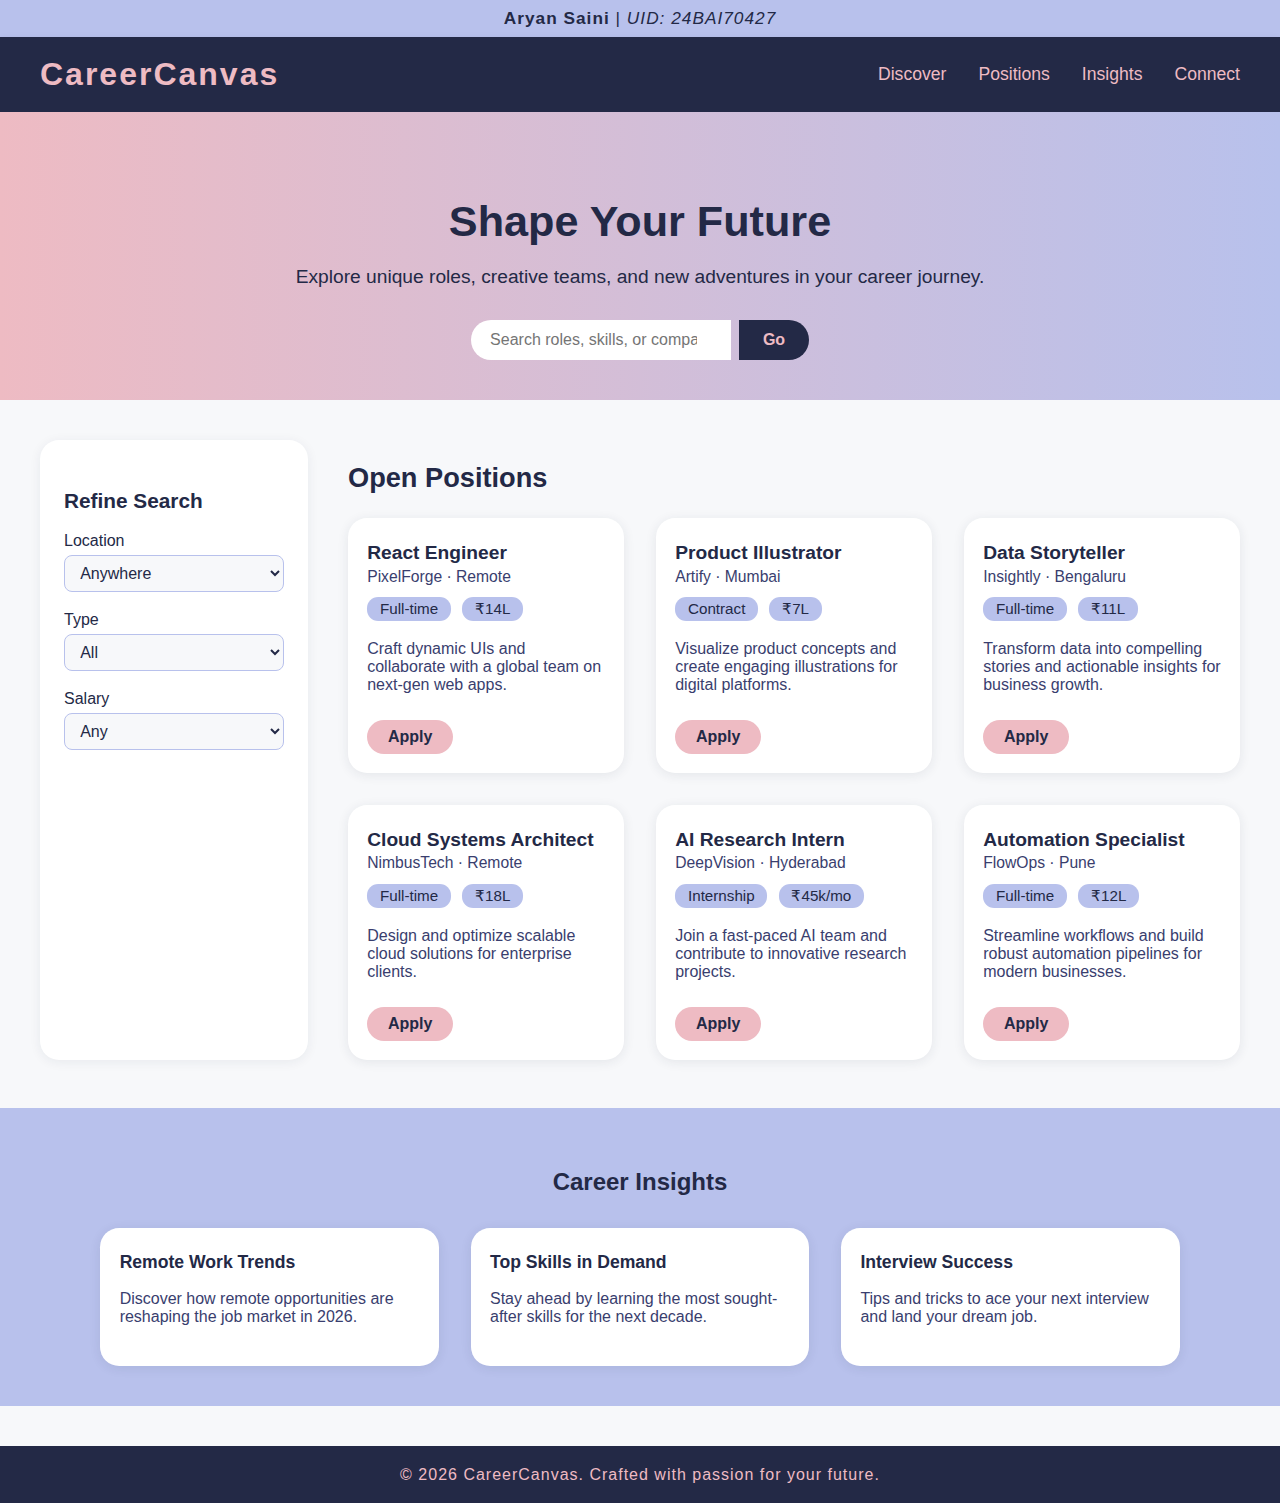
<file: Experiment - 1/index.html>
<!DOCTYPE html>
<html lang="en">
<head>
    <meta charset="UTF-8">
    <meta name="viewport" content="width=device-width, initial-scale=1.0">
    <title>CareerCanvas - Opportunities Await</title>
    <link rel="stylesheet" href="styles.css">
</head>
<body>
    <div class="user-info-bar">
        <span class="user-name">Aryan Saini</span> | <span class="user-uid">UID: 24BAI70427</span>
    </div>
    <header class="main-header">
        <div class="brand-logo">CareerCanvas</div>
        <nav class="main-nav">
            <ul>
                <li><a href="#discover">Discover</a></li>
                <li><a href="#positions">Positions</a></li>
                <li><a href="#insights">Insights</a></li>
                <li><a href="#connect">Connect</a></li>
            </ul>
        </nav>
    </header>

    <section class="intro-banner" id="discover">
        <div class="banner-content">
            <h1>Shape Your Future</h1>
            <p>Explore unique roles, creative teams, and new adventures in your career journey.</p>
            <form class="quick-search">
                <input type="search" placeholder="Search roles, skills, or companies...">
                <button type="submit">Go</button>
            </form>
        </div>
    </section>

    <main class="content-area">
        <aside class="filters-panel">
            <h2>Refine Search</h2>
            <div class="filter-group">
                <label for="location">Location</label>
                <select id="location">
                    <option>Anywhere</option>
                    <option>Remote</option>
                    <option>India</option>
                    <option>USA</option>
                    <option>Europe</option>
                </select>
            </div>
            <div class="filter-group">
                <label for="type">Type</label>
                <select id="type">
                    <option>All</option>
                    <option>Full-time</option>
                    <option>Part-time</option>
                    <option>Internship</option>
                    <option>Contract</option>
                </select>
            </div>
            <div class="filter-group">
                <label for="salary">Salary</label>
                <select id="salary">
                    <option>Any</option>
                    <option>₹0-5L</option>
                    <option>₹5-10L</option>
                    <option>₹10-20L</option>
                    <option>₹20L+</option>
                </select>
            </div>
        </aside>

        <section class="jobs-board" id="positions">
            <h2>Open Positions</h2>
            <div class="jobs-grid">
                <article class="job-tile">
                    <header>
                        <h3>React Engineer</h3>
                        <span class="company">PixelForge · Remote</span>
                    </header>
                    <div class="meta">
                        <span class="badge">Full-time</span>
                        <span class="badge">₹14L</span>
                    </div>
                    <p>Craft dynamic UIs and collaborate with a global team on next-gen web apps.</p>
                    <a class="cta" href="#">Apply</a>
                </article>
                <article class="job-tile">
                    <header>
                        <h3>Product Illustrator</h3>
                        <span class="company">Artify · Mumbai</span>
                    </header>
                    <div class="meta">
                        <span class="badge">Contract</span>
                        <span class="badge">₹7L</span>
                    </div>
                    <p>Visualize product concepts and create engaging illustrations for digital platforms.</p>
                    <a class="cta" href="#">Apply</a>
                </article>
                <article class="job-tile">
                    <header>
                        <h3>Data Storyteller</h3>
                        <span class="company">Insightly · Bengaluru</span>
                    </header>
                    <div class="meta">
                        <span class="badge">Full-time</span>
                        <span class="badge">₹11L</span>
                    </div>
                    <p>Transform data into compelling stories and actionable insights for business growth.</p>
                    <a class="cta" href="#">Apply</a>
                </article>
                <article class="job-tile">
                    <header>
                        <h3>Cloud Systems Architect</h3>
                        <span class="company">NimbusTech · Remote</span>
                    </header>
                    <div class="meta">
                        <span class="badge">Full-time</span>
                        <span class="badge">₹18L</span>
                    </div>
                    <p>Design and optimize scalable cloud solutions for enterprise clients.</p>
                    <a class="cta" href="#">Apply</a>
                </article>
                <article class="job-tile">
                    <header>
                        <h3>AI Research Intern</h3>
                        <span class="company">DeepVision · Hyderabad</span>
                    </header>
                    <div class="meta">
                        <span class="badge">Internship</span>
                        <span class="badge">₹45k/mo</span>
                    </div>
                    <p>Join a fast-paced AI team and contribute to innovative research projects.</p>
                    <a class="cta" href="#">Apply</a>
                </article>
                <article class="job-tile">
                    <header>
                        <h3>Automation Specialist</h3>
                        <span class="company">FlowOps · Pune</span>
                    </header>
                    <div class="meta">
                        <span class="badge">Full-time</span>
                        <span class="badge">₹12L</span>
                    </div>
                    <p>Streamline workflows and build robust automation pipelines for modern businesses.</p>
                    <a class="cta" href="#">Apply</a>
                </article>
            </div>
        </section>
    </main>

    <section class="insights-section" id="insights">
        <h2>Career Insights</h2>
        <div class="insights-cards">
            <div class="insight-card">
                <h3>Remote Work Trends</h3>
                <p>Discover how remote opportunities are reshaping the job market in 2026.</p>
            </div>
            <div class="insight-card">
                <h3>Top Skills in Demand</h3>
                <p>Stay ahead by learning the most sought-after skills for the next decade.</p>
            </div>
            <div class="insight-card">
                <h3>Interview Success</h3>
                <p>Tips and tricks to ace your next interview and land your dream job.</p>
            </div>
        </div>
    </section>

    <footer class="site-footer" id="connect">
        <div class="footer-content">
            <span>&copy; 2026 CareerCanvas. Crafted with passion for your future.</span>
        </div>
    </footer>

</body>
</html>
</file>
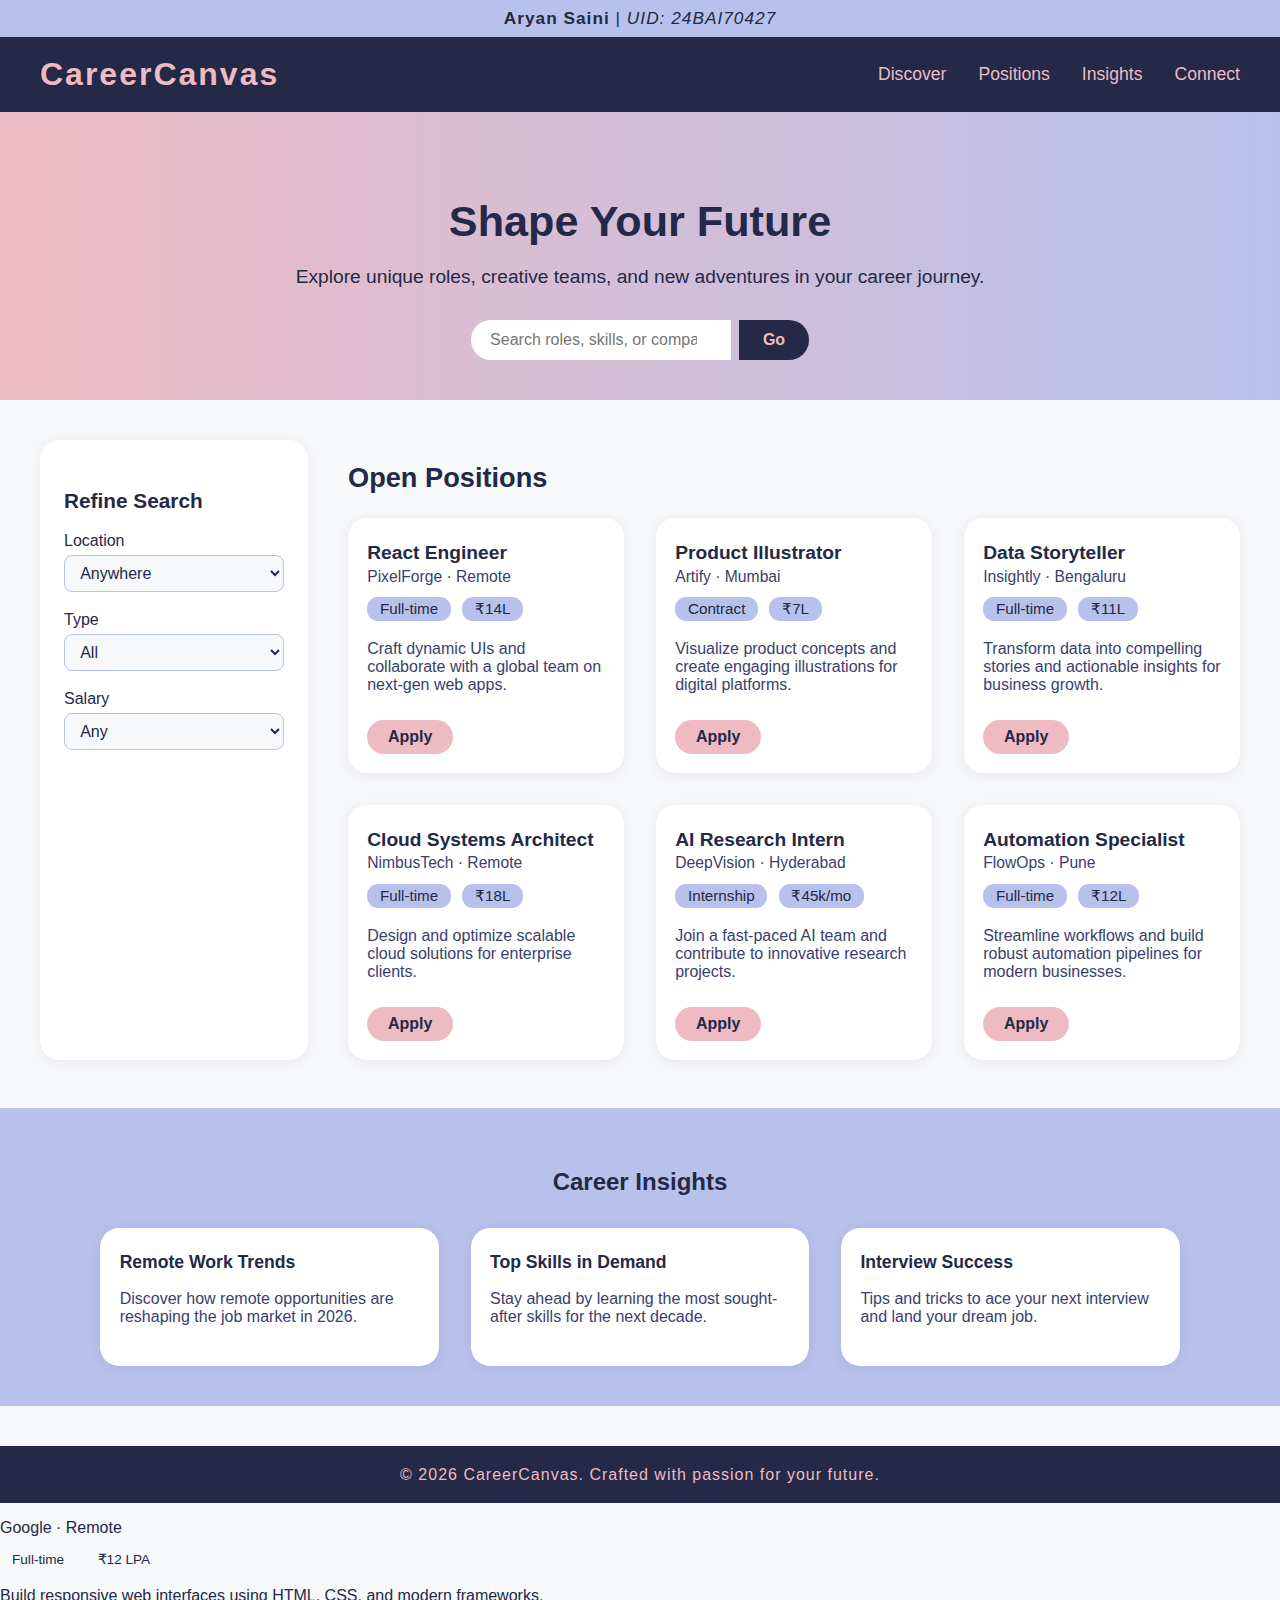
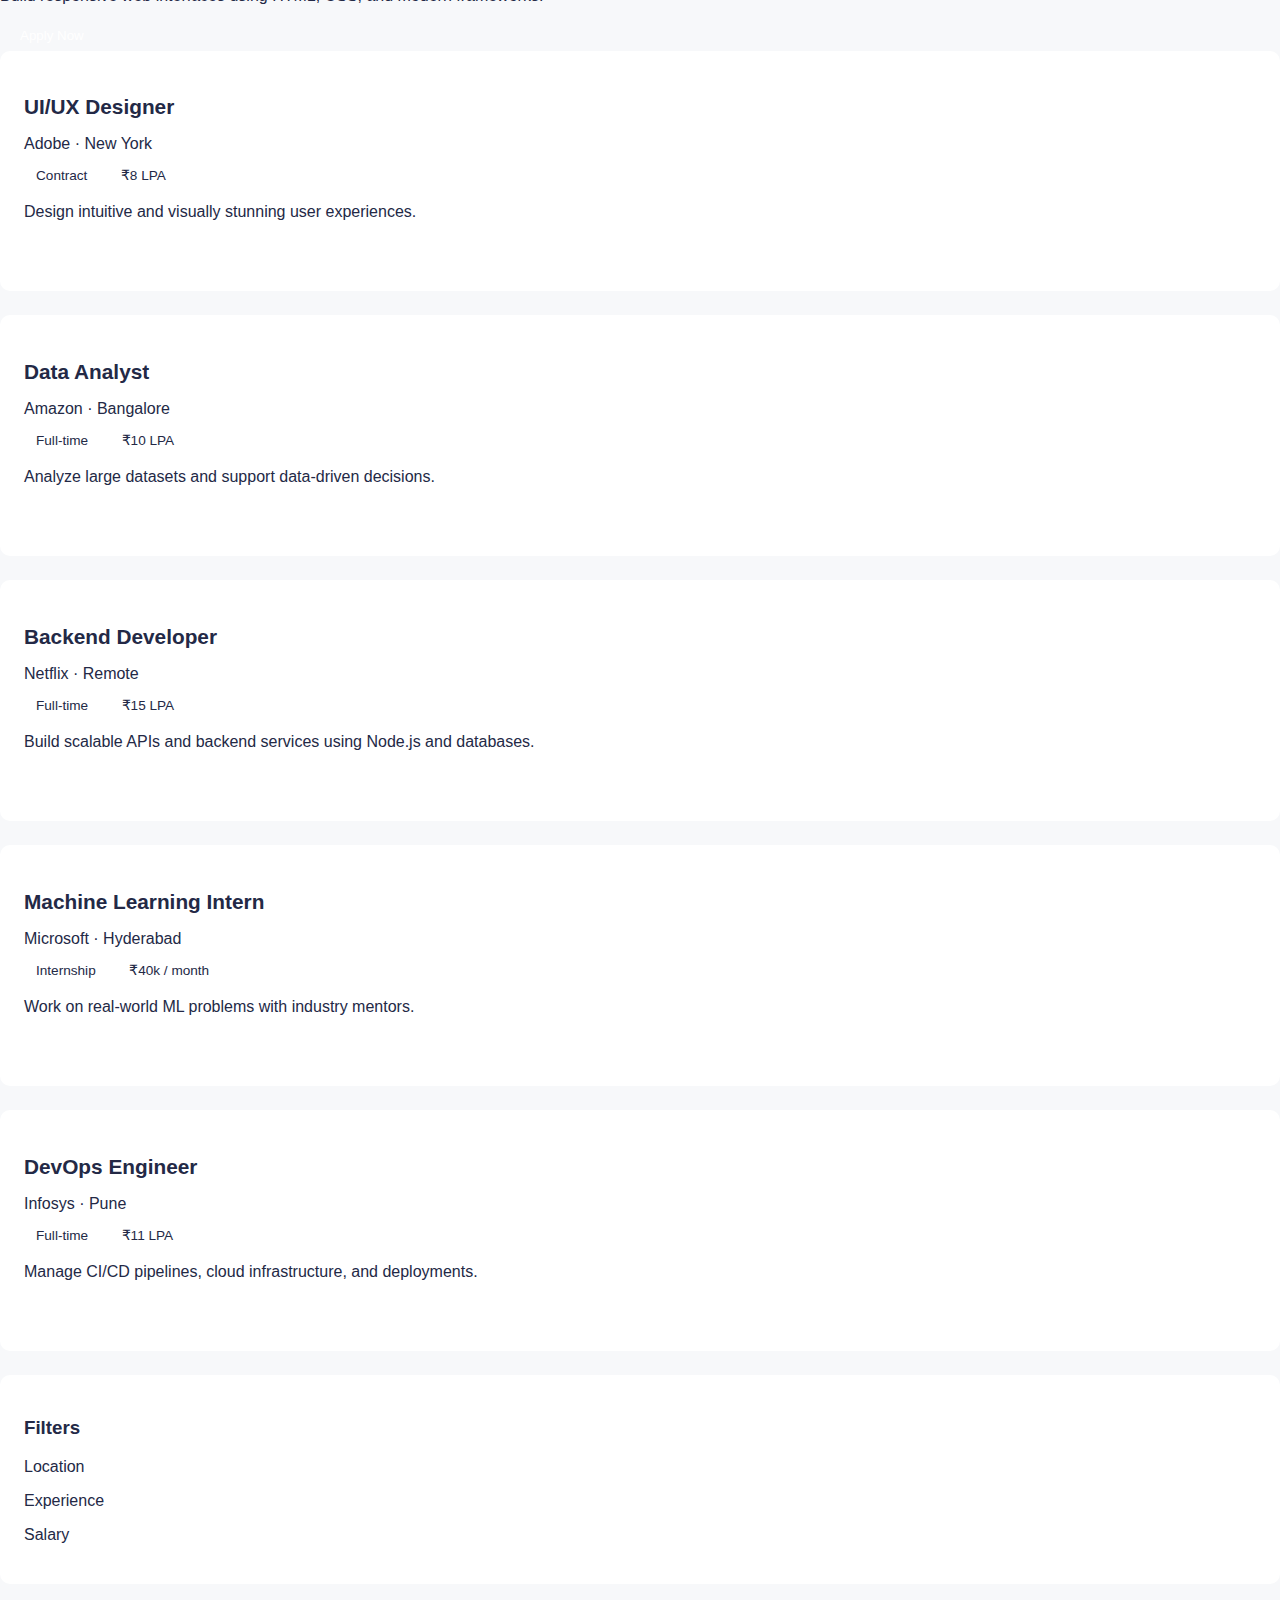
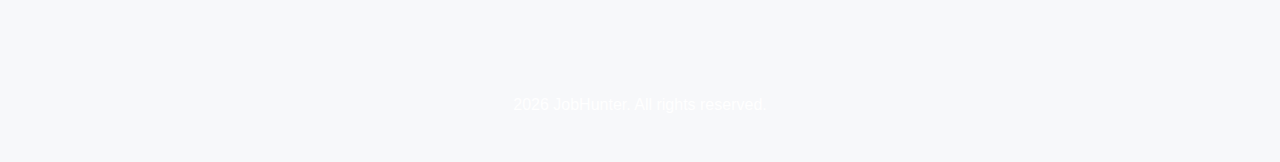
<file: Experiment - 2/index.html>
<!DOCTYPE html>
<html lang="en">
<head>
    <meta charset="UTF-8">
    <meta name="viewport" content="width=device-width, initial-scale=1.0">
    <title>CareerCanvas - Opportunities Await</title>
    <link rel="stylesheet" href="styles.css">
</head>
<body>
    <div class="user-info-bar">
        <span class="user-name">Aryan Saini</span> | <span class="user-uid">UID: 24BAI70427</span>
    </div>
    <header class="main-header">
        <div class="brand-logo">CareerCanvas</div>
        <nav class="main-nav">
            <ul>
                <li><a href="#discover">Discover</a></li>
                <li><a href="#positions">Positions</a></li>
                <li><a href="#insights">Insights</a></li>
                <li><a href="#connect">Connect</a></li>
            </ul>
        </nav>
    </header>

    <section class="intro-banner" id="discover">
        <div class="banner-content">
            <h1>Shape Your Future</h1>
            <p>Explore unique roles, creative teams, and new adventures in your career journey.</p>
            <form class="quick-search">
                <input type="search" placeholder="Search roles, skills, or companies...">
                <button type="submit">Go</button>
            </form>
        </div>
    </section>

    <main class="content-area">
        <aside class="filters-panel">
            <h2>Refine Search</h2>
            <div class="filter-group">
                <label for="location">Location</label>
                <select id="location">
                    <option>Anywhere</option>
                    <option>Remote</option>
                    <option>India</option>
                    <option>USA</option>
                    <option>Europe</option>
                </select>
            </div>
            <div class="filter-group">
                <label for="type">Type</label>
                <select id="type">
                    <option>All</option>
                    <option>Full-time</option>
                    <option>Part-time</option>
                    <option>Internship</option>
                    <option>Contract</option>
                </select>
            </div>
            <div class="filter-group">
                <label for="salary">Salary</label>
                <select id="salary">
                    <option>Any</option>
                    <option>₹0-5L</option>
                    <option>₹5-10L</option>
                    <option>₹10-20L</option>
                    <option>₹20L+</option>
                </select>
            </div>
        </aside>

        <section class="jobs-board" id="positions">
            <h2>Open Positions</h2>
            <div class="jobs-grid">
                <article class="job-tile">
                    <header>
                        <h3>React Engineer</h3>
                        <span class="company">PixelForge · Remote</span>
                    </header>
                    <div class="meta">
                        <span class="badge">Full-time</span>
                        <span class="badge">₹14L</span>
                    </div>
                    <p>Craft dynamic UIs and collaborate with a global team on next-gen web apps.</p>
                    <a class="cta" href="#">Apply</a>
                </article>
                <article class="job-tile">
                    <header>
                        <h3>Product Illustrator</h3>
                        <span class="company">Artify · Mumbai</span>
                    </header>
                    <div class="meta">
                        <span class="badge">Contract</span>
                        <span class="badge">₹7L</span>
                    </div>
                    <p>Visualize product concepts and create engaging illustrations for digital platforms.</p>
                    <a class="cta" href="#">Apply</a>
                </article>
                <article class="job-tile">
                    <header>
                        <h3>Data Storyteller</h3>
                        <span class="company">Insightly · Bengaluru</span>
                    </header>
                    <div class="meta">
                        <span class="badge">Full-time</span>
                        <span class="badge">₹11L</span>
                    </div>
                    <p>Transform data into compelling stories and actionable insights for business growth.</p>
                    <a class="cta" href="#">Apply</a>
                </article>
                <article class="job-tile">
                    <header>
                        <h3>Cloud Systems Architect</h3>
                        <span class="company">NimbusTech · Remote</span>
                    </header>
                    <div class="meta">
                        <span class="badge">Full-time</span>
                        <span class="badge">₹18L</span>
                    </div>
                    <p>Design and optimize scalable cloud solutions for enterprise clients.</p>
                    <a class="cta" href="#">Apply</a>
                </article>
                <article class="job-tile">
                    <header>
                        <h3>AI Research Intern</h3>
                        <span class="company">DeepVision · Hyderabad</span>
                    </header>
                    <div class="meta">
                        <span class="badge">Internship</span>
                        <span class="badge">₹45k/mo</span>
                    </div>
                    <p>Join a fast-paced AI team and contribute to innovative research projects.</p>
                    <a class="cta" href="#">Apply</a>
                </article>
                <article class="job-tile">
                    <header>
                        <h3>Automation Specialist</h3>
                        <span class="company">FlowOps · Pune</span>
                    </header>
                    <div class="meta">
                        <span class="badge">Full-time</span>
                        <span class="badge">₹12L</span>
                    </div>
                    <p>Streamline workflows and build robust automation pipelines for modern businesses.</p>
                    <a class="cta" href="#">Apply</a>
                </article>
            </div>
        </section>
    </main>

    <section class="insights-section" id="insights">
        <h2>Career Insights</h2>
        <div class="insights-cards">
            <div class="insight-card">
                <h3>Remote Work Trends</h3>
                <p>Discover how remote opportunities are reshaping the job market in 2026.</p>
            </div>
            <div class="insight-card">
                <h3>Top Skills in Demand</h3>
                <p>Stay ahead by learning the most sought-after skills for the next decade.</p>
            </div>
            <div class="insight-card">
                <h3>Interview Success</h3>
                <p>Tips and tricks to ace your next interview and land your dream job.</p>
            </div>
        </div>
    </section>

    <footer class="site-footer" id="connect">
        <div class="footer-content">
            <span>&copy; 2026 CareerCanvas. Crafted with passion for your future.</span>
        </div>
    </footer>

</body>
</html>
                <p class="job-company">Google · Remote</p>
                <div class="job-tags">
                    <span class="tag">Full-time</span>
                    <span class="tag">₹12 LPA</span>
                </div>
                <p class="job-desc">
                    Build responsive web interfaces using HTML, CSS, and modern frameworks.
                </p>
                <button class="apply-btn">Apply Now</button>
            </div>

            <div class="job-card">
                <h3 class="job-title">UI/UX Designer</h3>
                <p class="job-company">Adobe · New York</p>
                <div class="job-tags">
                    <span class="tag">Contract</span>
                    <span class="tag">₹8 LPA</span>
                </div>
                <p class="job-desc">
                    Design intuitive and visually stunning user experiences.
                </p>
                <button class="apply-btn">Apply Now</button>
            </div>

            <div class="job-card">
                <h3 class="job-title">Data Analyst</h3>
                <p class="job-company">Amazon · Bangalore</p>
                <div class="job-tags">
                    <span class="tag">Full-time</span>
                    <span class="tag">₹10 LPA</span>
                </div>
                <p class="job-desc">
                    Analyze large datasets and support data-driven decisions.
                </p>
                <button class="apply-btn">Apply Now</button>
            </div>

            <div class="job-card">
                <h3 class="job-title">Backend Developer</h3>
                <p class="job-company">Netflix · Remote</p>
                <div class="job-tags">
                    <span class="tag">Full-time</span>
                    <span class="tag">₹15 LPA</span>
                </div>
                <p class="job-desc">
                    Build scalable APIs and backend services using Node.js and databases.
                </p>
                <button class="apply-btn">Apply Now</button>
            </div>

            <div class="job-card">
                <h3 class="job-title">Machine Learning Intern</h3>
                <p class="job-company">Microsoft · Hyderabad</p>
                <div class="job-tags">
                    <span class="tag">Internship</span>
                    <span class="tag">₹40k / month</span>
                </div>
                <p class="job-desc">
                    Work on real-world ML problems with industry mentors.
                </p>
                <button class="apply-btn">Apply Now</button>
            </div>

            <div class="job-card">
                <h3 class="job-title">DevOps Engineer</h3>
                <p class="job-company">Infosys · Pune</p>
                <div class="job-tags">
                    <span class="tag">Full-time</span>
                    <span class="tag">₹11 LPA</span>
                </div>
                <p class="job-desc">
                    Manage CI/CD pipelines, cloud infrastructure, and deployments.
                </p>
                <button class="apply-btn">Apply Now</button>
            </div>

        </div>

        <!-- SIDEBAR -->
        <aside class="sidebar">
            <h3>Filters</h3>
            <p>Location</p>
            <p>Experience</p>
            <p>Salary</p>
        </aside>

    </div>
</section>

<!-- ==================== FOOTER ==================== -->
<footer class="footer">
    <div class="container">
        <p>2026 JobHunter. All rights reserved.</p>
    </div>
</footer>

</body>
</html>
</file>
<file: Experiment - 1/styles.css>
/* ====== User Info Bar ====== */
.user-info-bar {
	background: #b8c1ec;
	color: #232946;
	text-align: center;
	padding: 0.5rem 0;
	font-size: 1.08rem;
	letter-spacing: 1px;
	font-weight: 500;
}
.user-info-bar .user-name {
	font-weight: 700;
}
.user-info-bar .user-uid {
	font-style: italic;
}

/* ====== CareerCanvas Custom Styles ====== */
html, body {
	margin: 0;
	padding: 0;
	font-family: 'Segoe UI', 'Roboto', Arial, sans-serif;
	background: #f7f8fa;
	color: #232946;
}

.main-header {
	display: flex;
	align-items: center;
	justify-content: space-between;
	background: #232946;
	color: #fff;
	padding: 1.2rem 2.5rem;
	box-shadow: 0 2px 8px rgba(35,41,70,0.07);
}
.brand-logo {
	font-size: 2rem;
	font-weight: 700;
	letter-spacing: 2px;
	color: #eebbc3;
}
.main-nav ul {
	list-style: none;
	display: flex;
	gap: 2rem;
	margin: 0;
	padding: 0;
}
.main-nav a {
	color: #eebbc3;
	text-decoration: none;
	font-weight: 500;
	font-size: 1.1rem;
	transition: color 0.2s;
}
.main-nav a:hover {
	color: #fffffe;
}

.intro-banner {
	background: linear-gradient(90deg, #eebbc3 0%, #b8c1ec 100%);
	padding: 3.5rem 0 2.5rem 0;
	text-align: center;
}
.banner-content h1 {
	font-size: 2.7rem;
	margin-bottom: 0.5rem;
	color: #232946;
}
.banner-content p {
	font-size: 1.2rem;
	color: #232946;
	margin-bottom: 2rem;
}
.quick-search {
	display: flex;
	justify-content: center;
	gap: 0.5rem;
}
.quick-search input[type="search"] {
	padding: 0.7rem 1.2rem;
	border: none;
	border-radius: 2rem 0 0 2rem;
	font-size: 1rem;
	background: #fff;
	color: #232946;
	outline: none;
	width: 260px;
}
.quick-search button {
	padding: 0.7rem 1.5rem;
	border: none;
	border-radius: 0 2rem 2rem 0;
	background: #232946;
	color: #eebbc3;
	font-size: 1rem;
	font-weight: 600;
	cursor: pointer;
	transition: background 0.2s;
}
.quick-search button:hover {
	background: #393e6e;
}

.content-area {
	display: flex;
	max-width: 1200px;
	margin: 2.5rem auto 0 auto;
	gap: 2.5rem;
	padding: 0 1.5rem;
}
.filters-panel {
	background: #fff;
	border-radius: 1.2rem;
	box-shadow: 0 2px 12px rgba(35,41,70,0.07);
	padding: 2rem 1.5rem;
	min-width: 220px;
	max-width: 260px;
	flex-shrink: 0;
}
.filters-panel h2 {
	font-size: 1.3rem;
	margin-bottom: 1.2rem;
	color: #232946;
}
.filter-group {
	margin-bottom: 1.2rem;
}
.filter-group label {
	display: block;
	margin-bottom: 0.3rem;
	font-weight: 500;
}
.filter-group select {
	width: 100%;
	padding: 0.5rem 0.7rem;
	border-radius: 0.5rem;
	border: 1px solid #b8c1ec;
	background: #f7f8fa;
	color: #232946;
	font-size: 1rem;
}

.jobs-board {
	flex: 1;
}
.jobs-board h2 {
	font-size: 1.7rem;
	margin-bottom: 1.5rem;
	color: #232946;
}
.jobs-grid {
	display: grid;
	grid-template-columns: repeat(auto-fit, minmax(270px, 1fr));
	gap: 2rem;
}
.job-tile {
	background: #fff;
	border-radius: 1.2rem;
	box-shadow: 0 2px 12px rgba(35,41,70,0.09);
	padding: 1.5rem 1.2rem 1.2rem 1.2rem;
	display: flex;
	flex-direction: column;
	gap: 0.7rem;
	transition: transform 0.15s, box-shadow 0.15s;
}
.job-tile:hover {
	transform: translateY(-6px) scale(1.03);
	box-shadow: 0 6px 24px rgba(35,41,70,0.13);
}
.job-tile header {
	display: flex;
	flex-direction: column;
	gap: 0.2rem;
}
.job-tile h3 {
	margin: 0;
	font-size: 1.2rem;
	color: #232946;
}
.company {
	font-size: 0.98rem;
	color: #393e6e;
}
.meta {
	display: flex;
	gap: 0.7rem;
	margin-bottom: 0.5rem;
}
.badge {
	background: #b8c1ec;
	color: #232946;
	border-radius: 0.7rem;
	padding: 0.2rem 0.8rem;
	font-size: 0.95rem;
	font-weight: 500;
}
.job-tile p {
	margin: 0 0 0.7rem 0;
	color: #393e6e;
	font-size: 1rem;
}
.cta {
	align-self: flex-start;
	background: #eebbc3;
	color: #232946;
	border: none;
	border-radius: 2rem;
	padding: 0.5rem 1.3rem;
	font-weight: 600;
	text-decoration: none;
	font-size: 1rem;
	transition: background 0.2s;
	margin-top: 0.2rem;
}
.cta:hover {
	background: #f7f8fa;
	color: #393e6e;
	box-shadow: 0 2px 8px rgba(35,41,70,0.09);
}

.insights-section {
	background: #b8c1ec;
	padding: 2.5rem 0 2.5rem 0;
	margin-top: 3rem;
}
.insights-section h2 {
	text-align: center;
	color: #232946;
	font-size: 1.5rem;
	margin-bottom: 2rem;
}
.insights-cards {
	display: flex;
	justify-content: center;
	gap: 2rem;
	flex-wrap: wrap;
}
.insight-card {
	background: #fff;
	border-radius: 1.2rem;
	box-shadow: 0 2px 12px rgba(35,41,70,0.09);
	padding: 1.5rem 1.2rem;
	max-width: 300px;
	min-width: 220px;
	flex: 1;
}
.insight-card h3 {
	margin-top: 0;
	color: #232946;
	font-size: 1.1rem;
}
.insight-card p {
	color: #393e6e;
	font-size: 1rem;
}

.site-footer {
	background: #232946;
	color: #eebbc3;
	text-align: center;
	padding: 1.2rem 0;
	margin-top: 2.5rem;
}
.footer-content {
	font-size: 1rem;
	letter-spacing: 1px;
}

@media (max-width: 900px) {
	.content-area {
		flex-direction: column;
		gap: 1.5rem;
	}
	.filters-panel {
		max-width: 100%;
		min-width: unset;
		width: 100%;
		margin-bottom: 1.5rem;
	}
}

@media (max-width: 600px) {
	.main-header {
		flex-direction: column;
		gap: 1rem;
		padding: 1rem 1rem;
	}
	.main-nav ul {
		gap: 1rem;
	}
	.intro-banner {
		padding: 2rem 0 1.2rem 0;
	}
	.content-area {
		padding: 0 0.5rem;
	}
	.jobs-grid {
		grid-template-columns: 1fr;
		gap: 1.2rem;
	}
	.insights-cards {
		flex-direction: column;
		gap: 1.2rem;
		align-items: center;
	}
}
</file>
<file: Experiment - 2/styles.css>
/* ====== CareerCanvas Custom Styles ====== */
html, body {
    margin: 0;
    padding: 0;
    font-family: 'Segoe UI', 'Roboto', Arial, sans-serif;
    background: #f7f8fa;
    color: #232946;
}

/* ====== User Info Bar ====== */
.user-info-bar {
    background: #b8c1ec;
    color: #232946;
    text-align: center;
    padding: 0.5rem 0;
    font-size: 1.08rem;
    letter-spacing: 1px;
    font-weight: 500;
}
.user-info-bar .user-name {
    font-weight: 700;
}
.user-info-bar .user-uid {
    font-style: italic;
}

.main-header {
    display: flex;
    align-items: center;
    justify-content: space-between;
    background: #232946;
    color: #fff;
    padding: 1.2rem 2.5rem;
    box-shadow: 0 2px 8px rgba(35,41,70,0.07);
}
.brand-logo {
    font-size: 2rem;
    font-weight: 700;
    letter-spacing: 2px;
    color: #eebbc3;
}
.main-nav ul {
    list-style: none;
    display: flex;
    gap: 2rem;
    margin: 0;
    padding: 0;
}
.main-nav a {
    color: #eebbc3;
    text-decoration: none;
    font-weight: 500;
    font-size: 1.1rem;
    transition: color 0.2s;
}
.main-nav a:hover {
    color: #fffffe;
}

.intro-banner {
    background: linear-gradient(90deg, #eebbc3 0%, #b8c1ec 100%);
    padding: 3.5rem 0 2.5rem 0;
    text-align: center;
}
.banner-content h1 {
    font-size: 2.7rem;
    margin-bottom: 0.5rem;
    color: #232946;
}
.banner-content p {
    font-size: 1.2rem;
    color: #232946;
    margin-bottom: 2rem;
}
.quick-search {
    display: flex;
    justify-content: center;
    gap: 0.5rem;
}
.quick-search input[type="search"] {
    padding: 0.7rem 1.2rem;
    border: none;
    border-radius: 2rem 0 0 2rem;
    font-size: 1rem;
    background: #fff;
    color: #232946;
    outline: none;
    width: 260px;
}
.quick-search button {
    padding: 0.7rem 1.5rem;
    border: none;
    border-radius: 0 2rem 2rem 0;
    background: #232946;
    color: #eebbc3;
    font-size: 1rem;
    font-weight: 600;
    cursor: pointer;
    transition: background 0.2s;
}
.quick-search button:hover {
    background: #393e6e;
}

.content-area {
    display: flex;
    max-width: 1200px;
    margin: 2.5rem auto 0 auto;
    gap: 2.5rem;
    padding: 0 1.5rem;
}
.filters-panel {
    background: #fff;
    border-radius: 1.2rem;
    box-shadow: 0 2px 12px rgba(35,41,70,0.07);
    padding: 2rem 1.5rem;
    min-width: 220px;
    max-width: 260px;
    flex-shrink: 0;
}
.filters-panel h2 {
    font-size: 1.3rem;
    margin-bottom: 1.2rem;
    color: #232946;
}
.filter-group {
    margin-bottom: 1.2rem;
}
.filter-group label {
    display: block;
    margin-bottom: 0.3rem;
    font-weight: 500;
}
.filter-group select {
    width: 100%;
    padding: 0.5rem 0.7rem;
    border-radius: 0.5rem;
    border: 1px solid #b8c1ec;
    background: #f7f8fa;
    color: #232946;
    font-size: 1rem;
}

.jobs-board {
    flex: 1;
}
.jobs-board h2 {
    font-size: 1.7rem;
    margin-bottom: 1.5rem;
    color: #232946;
}
.jobs-grid {
    display: grid;
    grid-template-columns: repeat(auto-fit, minmax(270px, 1fr));
    gap: 2rem;
}
.job-tile {
    background: #fff;
    border-radius: 1.2rem;
    box-shadow: 0 2px 12px rgba(35,41,70,0.09);
    padding: 1.5rem 1.2rem 1.2rem 1.2rem;
    display: flex;
    flex-direction: column;
    gap: 0.7rem;
    transition: transform 0.15s, box-shadow 0.15s;
}
.job-tile:hover {
    transform: translateY(-6px) scale(1.03);
    box-shadow: 0 6px 24px rgba(35,41,70,0.13);
}
.job-tile header {
    display: flex;
    flex-direction: column;
    gap: 0.2rem;
}
.job-tile h3 {
    margin: 0;
    font-size: 1.2rem;
    color: #232946;
}
.company {
    font-size: 0.98rem;
    color: #393e6e;
}
.meta {
    display: flex;
    gap: 0.7rem;
    margin-bottom: 0.5rem;
}
.badge {
    background: #b8c1ec;
    color: #232946;
    border-radius: 0.7rem;
    padding: 0.2rem 0.8rem;
    font-size: 0.95rem;
    font-weight: 500;
}
.job-tile p {
    margin: 0 0 0.7rem 0;
    color: #393e6e;
    font-size: 1rem;
}
.cta {
    align-self: flex-start;
    background: #eebbc3;
    color: #232946;
    border: none;
    border-radius: 2rem;
    padding: 0.5rem 1.3rem;
    font-weight: 600;
    text-decoration: none;
    font-size: 1rem;
    transition: background 0.2s;
    margin-top: 0.2rem;
}
.cta:hover {
    background: #f7f8fa;
    color: #393e6e;
    box-shadow: 0 2px 8px rgba(35,41,70,0.09);
}

.insights-section {
    background: #b8c1ec;
    padding: 2.5rem 0 2.5rem 0;
    margin-top: 3rem;
}
.insights-section h2 {
    text-align: center;
    color: #232946;
    font-size: 1.5rem;
    margin-bottom: 2rem;
}
.insights-cards {
    display: flex;
    justify-content: center;
    gap: 2rem;
    flex-wrap: wrap;
}
.insight-card {
    background: #fff;
    border-radius: 1.2rem;
    box-shadow: 0 2px 12px rgba(35,41,70,0.09);
    padding: 1.5rem 1.2rem;
    max-width: 300px;
    min-width: 220px;
    flex: 1;
}
.insight-card h3 {
    margin-top: 0;
    color: #232946;
    font-size: 1.1rem;
}
.insight-card p {
    color: #393e6e;
    font-size: 1rem;
}

.site-footer {
    background: #232946;
    color: #eebbc3;
    text-align: center;
    padding: 1.2rem 0;
    margin-top: 2.5rem;
}
.footer-content {
    font-size: 1rem;
    letter-spacing: 1px;
}

@media (max-width: 900px) {
    .content-area {
        flex-direction: column;
        gap: 1.5rem;
    }
    .filters-panel {
        max-width: 100%;
        min-width: unset;
        width: 100%;
        margin-bottom: 1.5rem;
    }
}

@media (max-width: 600px) {
    .main-header {
        flex-direction: column;
        gap: 1rem;
        padding: 1rem 1rem;
    }
    .main-nav ul {
        gap: 1rem;
    }
    .intro-banner {
        padding: 2rem 0 1.2rem 0;
    }
    .content-area {
        padding: 0 0.5rem;
    }
    .jobs-grid {
        grid-template-columns: 1fr;
        gap: 1.2rem;
    }
    .insights-cards {
        flex-direction: column;
        gap: 1.2rem;
        align-items: center;
    }
}
    text-decoration: none;
    color: var(--text-dark);
    font-weight: 500;
}

.hamburger {
    display: none;
    flex-direction: column;
    cursor: pointer;
}

.hamburger span {
    width: 25px;
    height: 3px;
    background: var(--text-dark);
    margin: 4px 0;
}

/* ==================== HERO ==================== */
.hero {
    background: linear-gradient(135deg, var(--primary), var(--primary-dark));
    color: white;
    padding: 100px 20px;
    text-align: center;
}

.hero h2 {
    font-size: 3rem;
}

/* ==================== SEARCH ==================== */
.search-section {
    background: white;
    padding: 2rem 0;
    margin-top: -30px;
}

.search-box {
    display: flex;
    gap: 10px;
}

.search-input {
    flex: 1;
    padding: 12px;
    border-radius: 8px;
    border: 2px solid var(--border);
}

.search-btn {
    background: var(--primary);
    color: white;
    border: none;
    padding: 12px 30px;
    border-radius: 8px;
    cursor: pointer;
}

/* ==================== JOBS ==================== */
.jobs-section {
    padding: 3rem 0;
}

.jobs-container {
    display: grid;
    grid-template-columns: 1fr 300px;
    gap: 2rem;
}

.job-card {
    background: white;
    padding: 1.5rem;
    border-radius: 10px;
    border: 2px solid var(--border);
    margin-bottom: 1.5rem;
    transition: 0.3s;
}

.job-card:hover {
    transform: translateY(-4px);
    box-shadow: var(--shadow);
}

.job-title {
    font-size: 1.3rem;
    margin-bottom: 5px;
}

.job-company {
    color: var(--text-light);
    margin-bottom: 10px;
}

.job-tags {
    margin-bottom: 10px;
}

.tag {
    display: inline-block;
    background: var(--bg-light);
    padding: 4px 12px;
    border-radius: 20px;
    font-size: 0.85rem;
    margin-right: 5px;
}

.job-desc {
    color: var(--text-light);
    margin-bottom: 15px;
}

.apply-btn {
    background: var(--primary);
    color: white;
    border: none;
    padding: 8px 20px;
    border-radius: 6px;
    cursor: pointer;
}

/* ==================== SIDEBAR ==================== */
.sidebar {
    background: white;
    padding: 1.5rem;
    border-radius: 10px;
    height: fit-content;
}

/* ==================== FOOTER ==================== */
.footer {
    background: var(--text-dark);
    color: white;
    text-align: center;
    padding: 2rem 0;
    margin-top: 4rem;
}

/* ==================== RESPONSIVE ==================== */
@media (max-width: 768px) {
    .nav-menu {
        position: absolute;
        top: 70px;
        left: 0;
        right: 0;
        background: white;
        flex-direction: column;
        display: none;
    }

    #menu-toggle:checked + .hamburger + .nav-menu {
        display: flex;
    }

    .hamburger {
        display: flex;
    }

    .jobs-container {
        grid-template-columns: 1fr;
    }

    .sidebar {
        display: none;
    }
}
</file>
